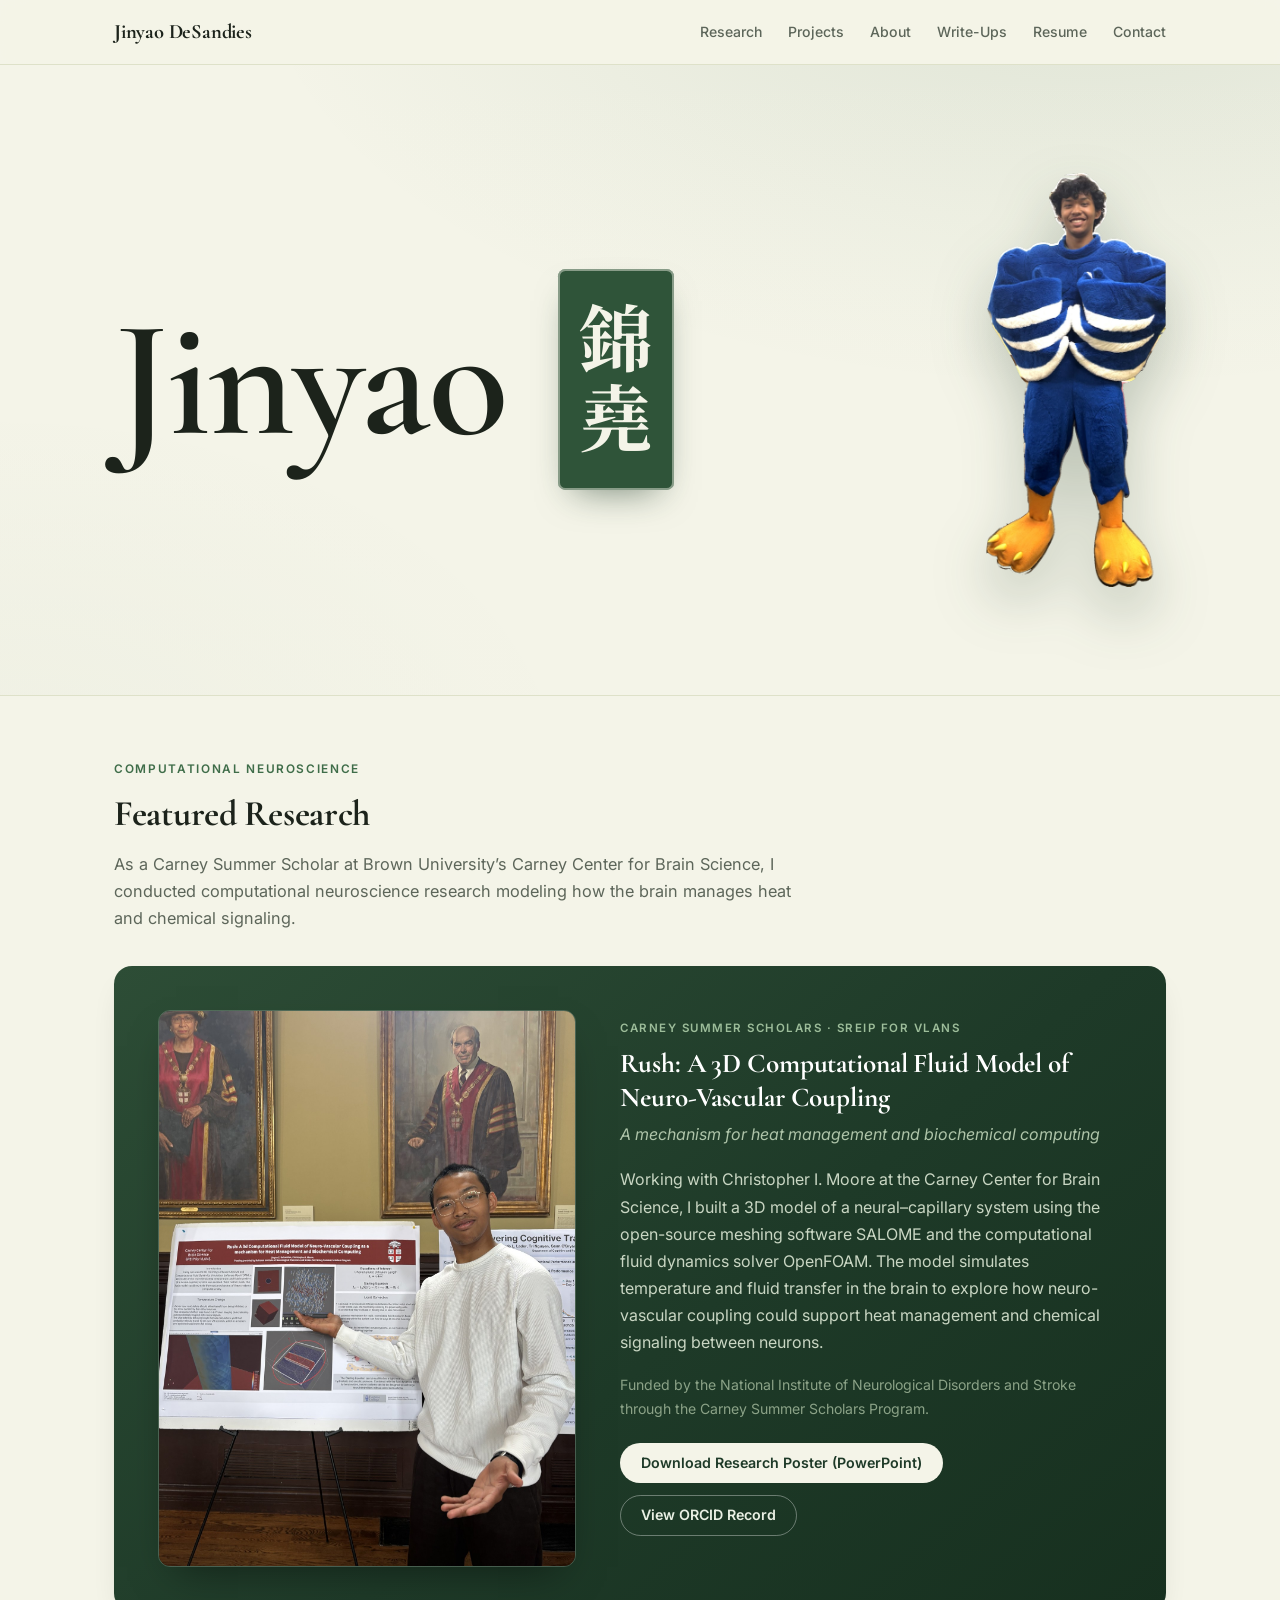
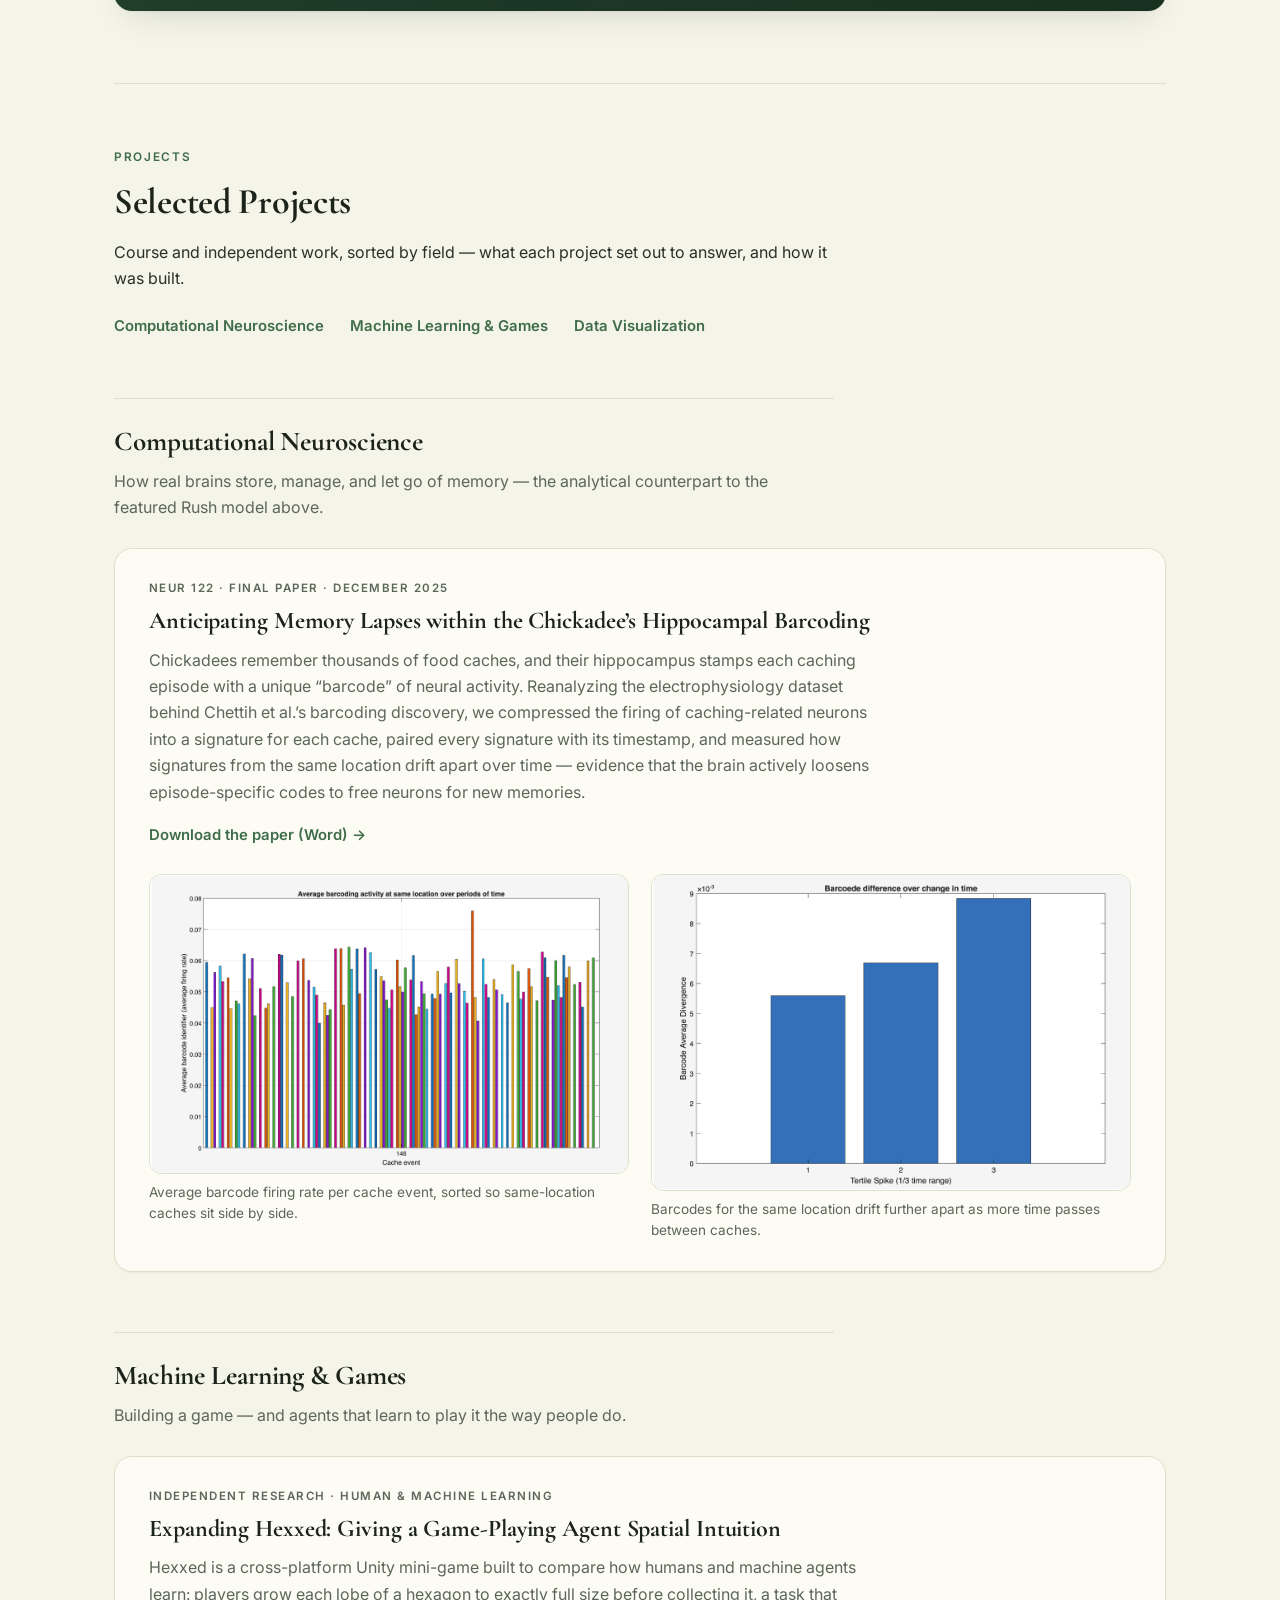
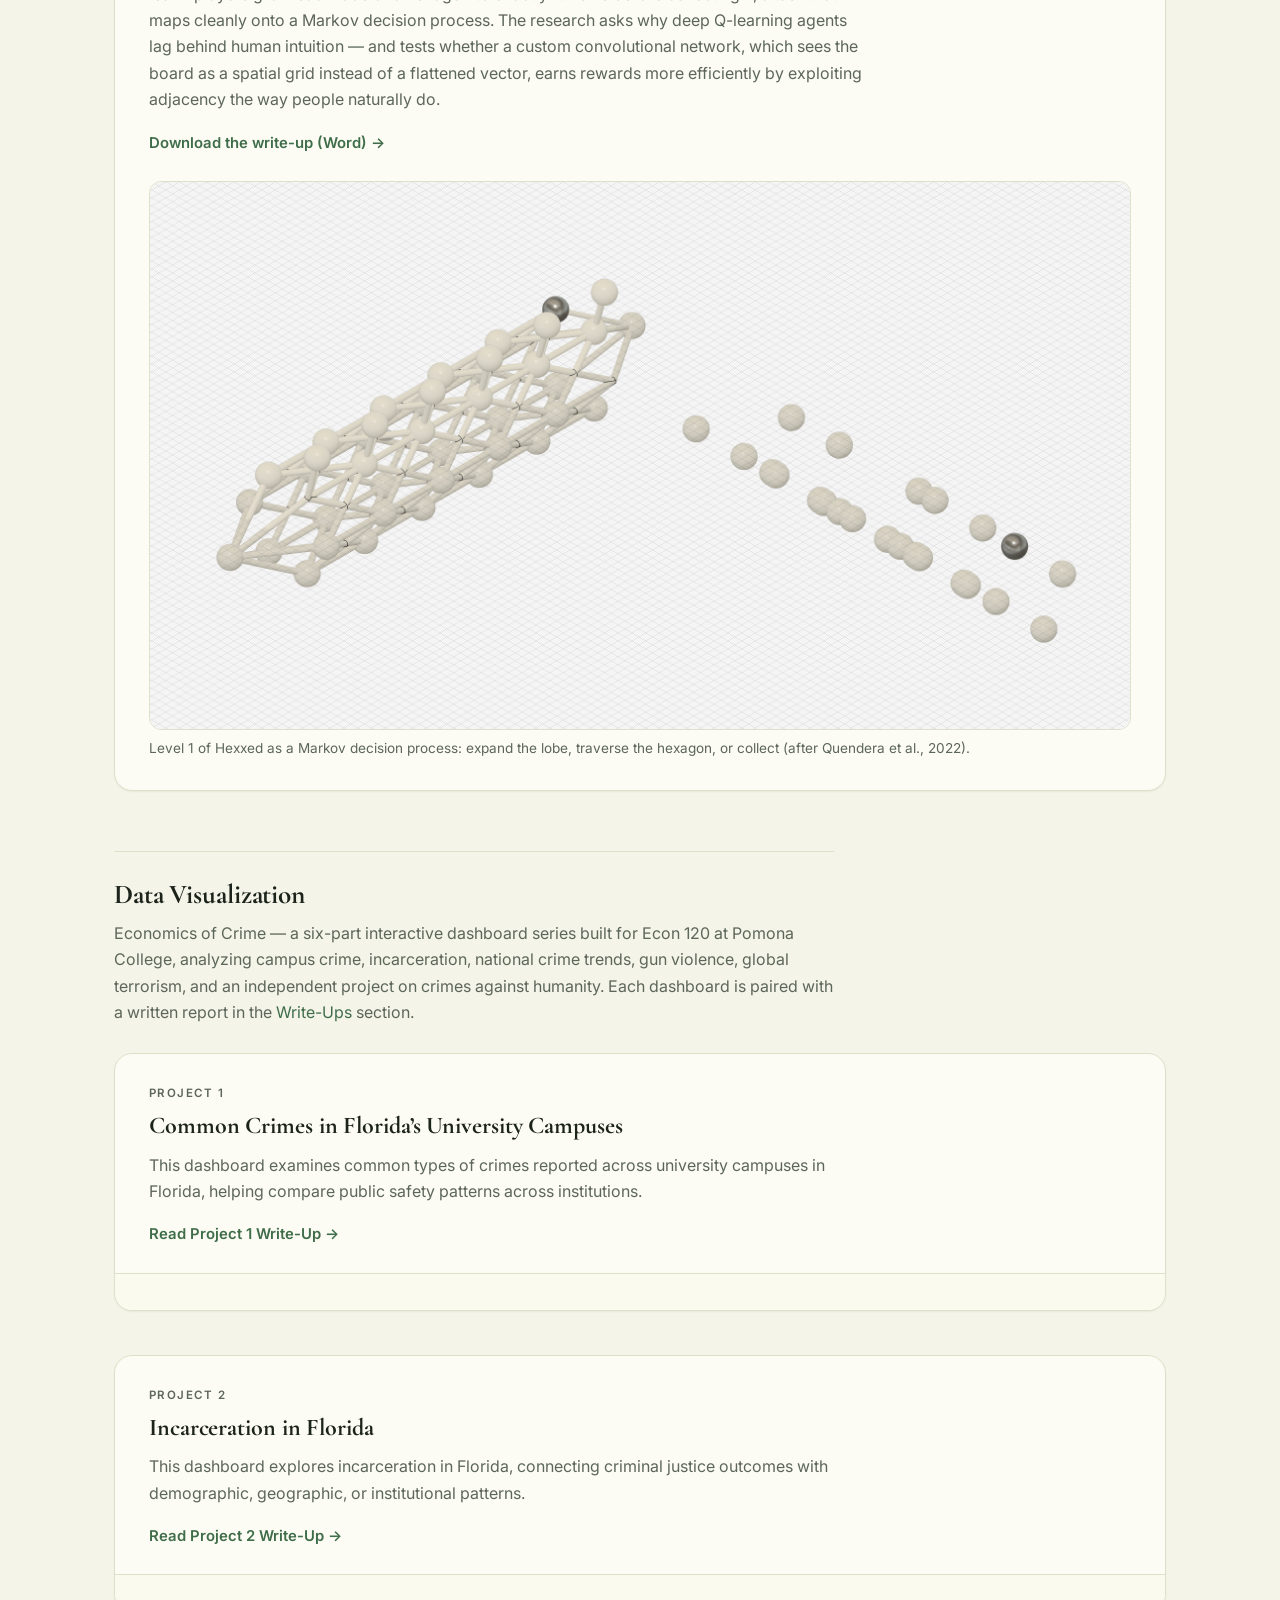
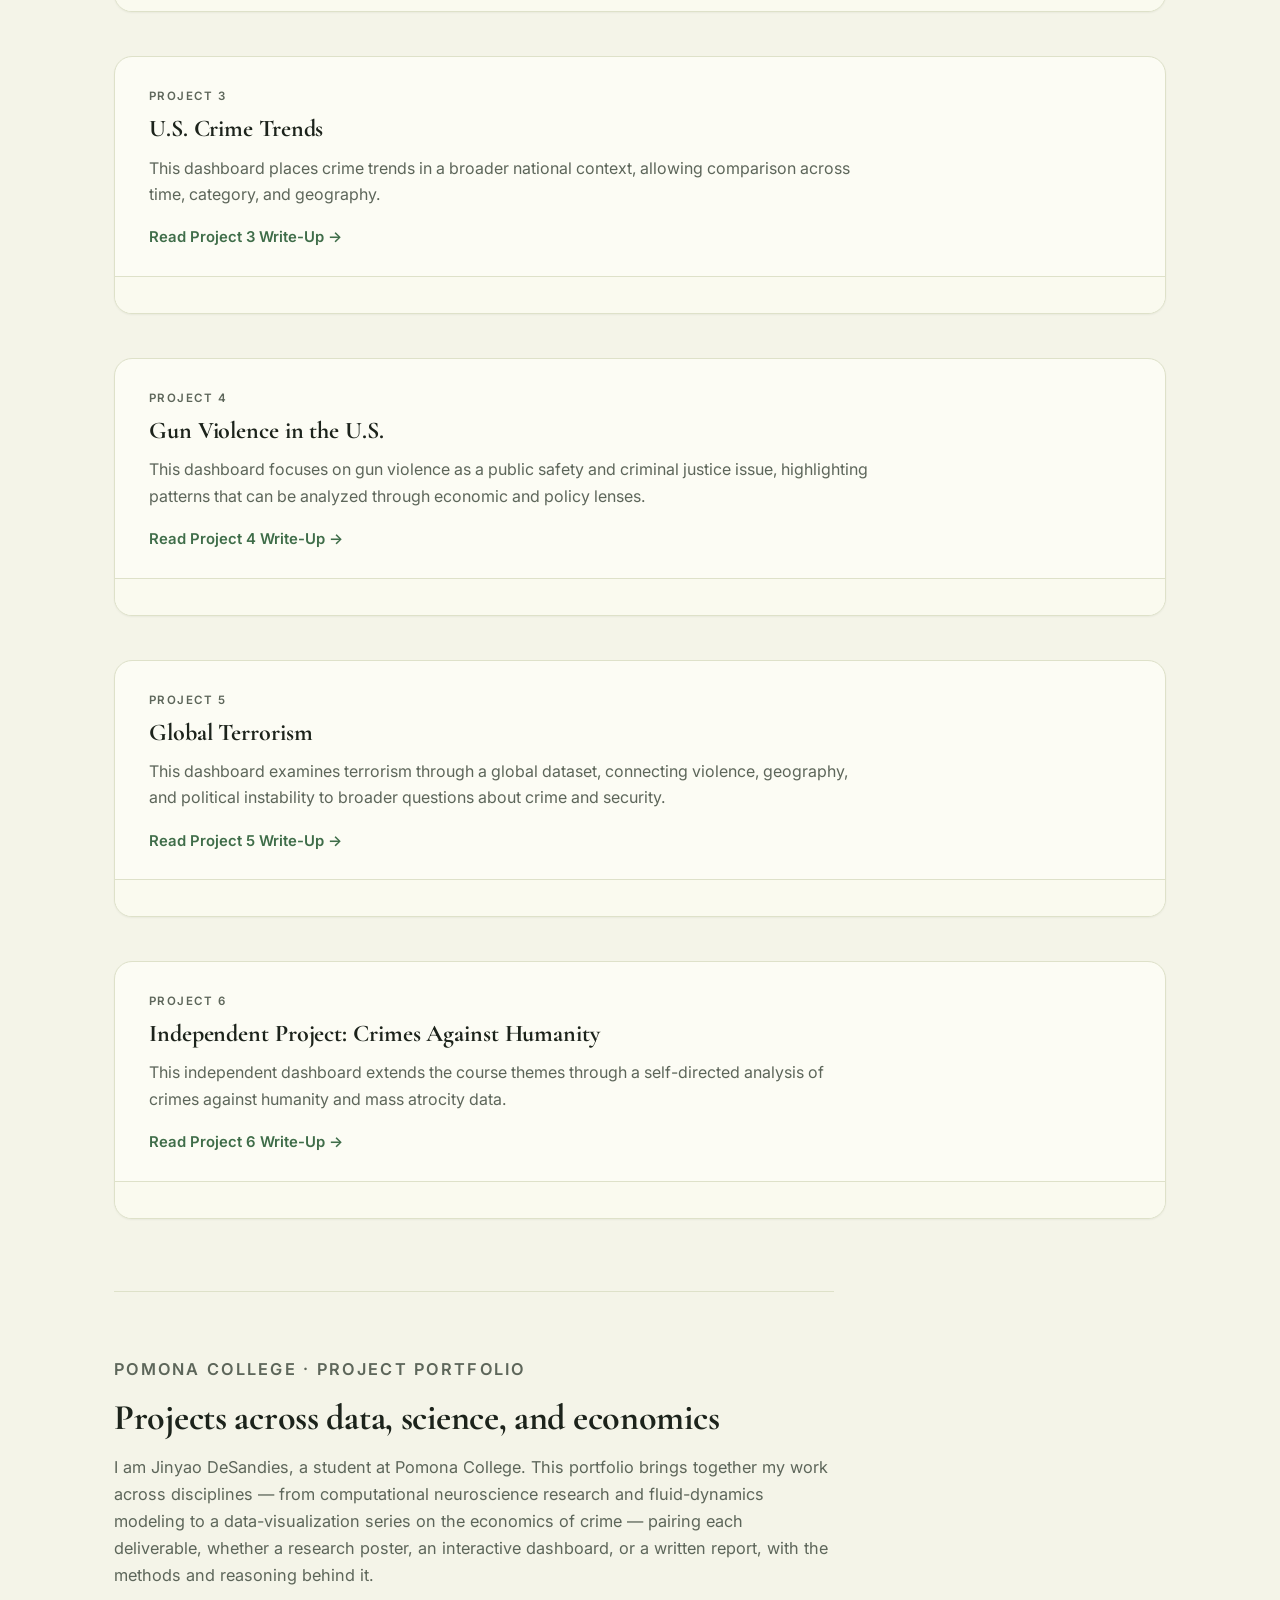
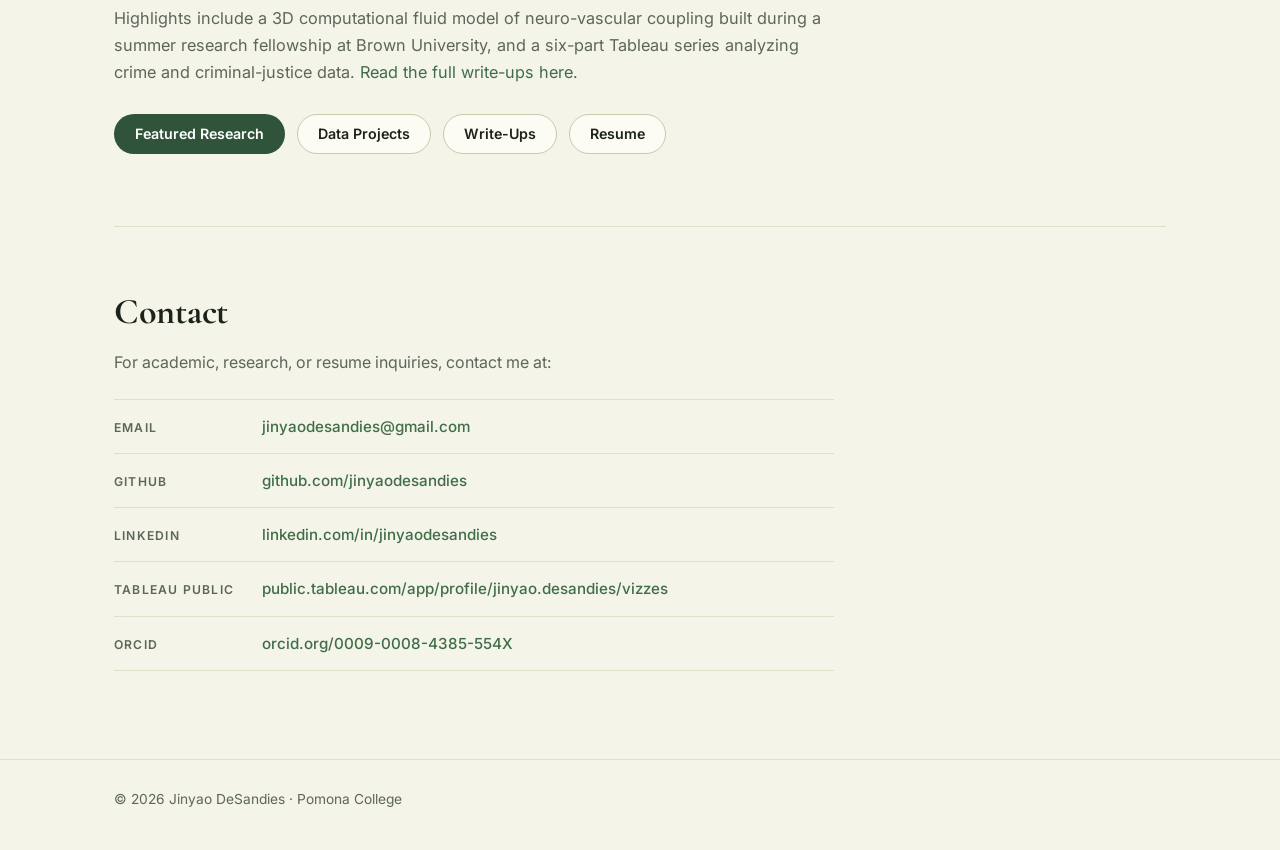
<file: index.html>
<!DOCTYPE html>
<html lang="en">
<head>
  <meta charset="UTF-8" />
  <meta name="viewport" content="width=device-width, initial-scale=1.0" />

  <title>Jinyao DeSandies | Project Portfolio</title>

  <link rel="preconnect" href="https://fonts.googleapis.com" />
  <link rel="preconnect" href="https://fonts.gstatic.com" crossorigin />
  <link
    href="https://fonts.googleapis.com/css2?family=Cormorant+Garamond:wght@500;600;700&family=Inter:wght@400;500;600;700&display=swap"
    rel="stylesheet"
  />
  <!-- Noto Serif TC, subset to the two traditional characters of the seal: 錦堯 -->
  <link
    href="https://fonts.googleapis.com/css2?family=Noto+Serif+TC:wght@700&text=%E9%8C%A6%E5%A0%AF&display=swap"
    rel="stylesheet"
  />

  <link rel="stylesheet" href="styles.css" />

  <!-- Tableau Embedding API v3 -->
  <script type="module" src="https://public.tableau.com/javascripts/api/tableau.embedding.3.latest.min.js"></script>
</head>

<body>
  <div class="nav-bar">
    <nav class="nav">
      <a href="index.html" class="logo">Jinyao DeSandies</a>

      <div class="nav-links">
        <a href="#research">Research</a>
        <a href="#projects">Projects</a>
        <a href="#about">About</a>
        <a href="writeups.html">Write-Ups</a>
        <a href="resume.html">Resume</a>
        <a href="#contact">Contact</a>
      </div>
    </nav>
  </div>

  <header class="site-header">
    <!-- =====================================================
         EDIT HOMEPAGE HERO HERE
         The homepage opens with the name alone; the portfolio
         introduction lives in the About section further down.
    ===================================================== -->
    <section class="hero home-hero">
      <h1 class="hero-name">
        Jinyao
        <span class="hero-seal" lang="zh-Hant">錦堯</span>
      </h1>

      <div class="hero-portrait">
        <img
          src="assets/profile-cutout.png"
          alt="Jinyao DeSandies smiling in Cecil the Sagehen's blue mascot suit"
        />
      </div>
    </section>
  </header>

  <main>
    <!-- =====================================================
         EDIT RESEARCH SECTION HERE
         Featured neuro-vascular computational fluid research.
         1. section heading and intro
         2. poster presentation photo (assets/research-poster-presentation.jpg)
         3. research description
         4. downloadable poster (assets/rush-neurovascular-poster.pptx)
    ===================================================== -->
    <section id="research" class="research-section">
      <p class="eyebrow">Computational Neuroscience</p>
      <h2>Featured Research</h2>

      <p class="research-intro">
        As a Carney Summer Scholar at Brown University&rsquo;s Carney Center for Brain Science,
        I conducted computational neuroscience research modeling how the brain manages heat and
        chemical signaling.
      </p>

      <article class="research-card">
        <div class="research-media">
          <img
            src="assets/research-poster-presentation.jpg"
            alt="Jinyao DeSandies presenting the Rush neuro-vascular research poster at Brown University's Carney Center for Brain Science"
          />
        </div>

        <div class="research-copy">
          <p class="project-number">Carney Summer Scholars · SREIP for VLANS</p>

          <h3>Rush: A 3D Computational Fluid Model of Neuro-Vascular Coupling</h3>

          <p class="research-subtitle">
            A mechanism for heat management and biochemical computing
          </p>

          <p>
            Working with Christopher I. Moore at the Carney Center for Brain Science, I built a
            3D model of a neural&ndash;capillary system using the open-source meshing software SALOME
            and the computational fluid dynamics solver OpenFOAM. The model simulates temperature and
            fluid transfer in the brain to explore how neuro-vascular coupling could support heat
            management and chemical signaling between neurons.
          </p>

          <p class="research-meta">
            Funded by the National Institute of Neurological Disorders and Stroke through the
            Carney Summer Scholars Program.
          </p>

          <p class="research-links">
            <a class="button primary" href="assets/rush-neurovascular-poster.pptx" download>
              Download Research Poster (PowerPoint)
            </a>
            <a class="button secondary" href="https://orcid.org/0009-0008-4385-554X" target="_blank" rel="noopener noreferrer">
              View ORCID Record
            </a>
          </p>
        </div>
      </article>
    </section>

    <!-- =====================================================
         EDIT PROJECT COLLECTION HERE
         Projects are grouped into categories, each with an
         anchor id used by the category navigation below the
         section heading. Language tags (.tag-list) are hidden
         for now — see styles.css to reveal them.
    ===================================================== -->
    <section id="projects" class="project-collection">
      <div class="collection-intro">
        <p class="eyebrow">Projects</p>
        <h2>Selected Projects</h2>
        <p>
          Course and independent work, sorted by field — what each project set out to
          answer, and how it was built.
        </p>

        <nav class="category-nav" aria-label="Project categories">
          <a href="#proj-neuro">Computational Neuroscience</a>
          <a href="#proj-ml">Machine Learning &amp; Games</a>
          <a href="#proj-dataviz">Data Visualization</a>
        </nav>
      </div>

      <!-- =========================
           CATEGORY: Computational Neuroscience
      ========================= -->
      <div class="project-category" id="proj-neuro">
        <div class="category-head">
          <h3>Computational Neuroscience</h3>
          <p>
            How real brains store, manage, and let go of memory — the analytical
            counterpart to the featured Rush model above.
          </p>
        </div>

        <article class="project-card">
          <div class="project-copy">
            <p class="project-number">NEUR 122 · Final Paper · December 2025</p>
            <h3>Anticipating Memory Lapses within the Chickadee&rsquo;s Hippocampal Barcoding</h3>
            <p>
              Chickadees remember thousands of food caches, and their hippocampus stamps each
              caching episode with a unique &ldquo;barcode&rdquo; of neural activity. Reanalyzing
              the electrophysiology dataset behind Chettih et al.&rsquo;s barcoding discovery, we
              compressed the firing of caching-related neurons into a signature for each cache,
              paired every signature with its timestamp, and measured how signatures from the same
              location drift apart over time &mdash; evidence that the brain actively loosens
              episode-specific codes to free neurons for new memories.
            </p>

            <ul class="tag-list">
              <li>MATLAB</li>
            </ul>

            <p>
              <a href="assets/chickadee-memory-lapses.docx" download>
                Download the paper (Word)
              </a>
            </p>
          </div>

          <div class="figure-strip">
            <figure>
              <img
                src="assets/spike-averaging.png"
                alt="Bar chart of average barcode firing rate for each cache event in one session"
              />
              <figcaption>
                Average barcode firing rate per cache event, sorted so same-location
                caches sit side by side.
              </figcaption>
            </figure>
            <figure>
              <img
                src="assets/barcode-difference.png"
                alt="Bar chart showing barcode divergence increasing across three time bins"
              />
              <figcaption>
                Barcodes for the same location drift further apart as more time passes
                between caches.
              </figcaption>
            </figure>
          </div>
        </article>
      </div>

      <!-- =========================
           CATEGORY: Machine Learning & Games
      ========================= -->
      <div class="project-category" id="proj-ml">
        <div class="category-head">
          <h3>Machine Learning &amp; Games</h3>
          <p>
            Building a game &mdash; and agents that learn to play it the way people do.
          </p>
        </div>

        <article class="project-card">
          <div class="project-copy">
            <p class="project-number">Independent Research · Human &amp; Machine Learning</p>
            <h3>Expanding Hexxed: Giving a Game-Playing Agent Spatial Intuition</h3>
            <p>
              Hexxed is a cross-platform Unity mini-game built to compare how humans and
              machine agents learn: players grow each lobe of a hexagon to exactly full
              size before collecting it, a task that maps cleanly onto a Markov decision
              process. The research asks why deep&nbsp;Q-learning agents lag behind human
              intuition &mdash; and tests whether a custom convolutional network, which sees
              the board as a spatial grid instead of a flattened vector, earns rewards more
              efficiently by exploiting adjacency the way people naturally do.
            </p>

            <ul class="tag-list">
              <li>C#</li>
              <li>Unity</li>
              <li>Python</li>
              <li>PyTorch</li>
              <li>Stable-Baselines3</li>
              <li>OpenAI Gym</li>
            </ul>

            <p>
              <a href="assets/expanding-hexxed.docx" download>
                Download the write-up (Word)
              </a>
            </p>
          </div>

          <div class="figure-strip">
            <figure>
              <img
                src="assets/hexxed-mdp.png"
                alt="3D ball-and-stick diagram of the Hexxed game's Markov decision process"
              />
              <figcaption>
                Level 1 of Hexxed as a Markov decision process: expand the lobe, traverse
                the hexagon, or collect (after Quendera et al., 2022).
              </figcaption>
            </figure>
          </div>
        </article>
      </div>

      <!-- =========================
           CATEGORY: Data Visualization
           The Economics of Crime Tableau dashboard series.
           Each project has:
           1. project number
           2. project title
           3. project description
           4. Tableau embed link
      ========================= -->
      <div class="project-category" id="proj-dataviz">
        <div class="category-head">
          <h3>Data Visualization</h3>
          <p>
            Economics of Crime &mdash; a six-part interactive dashboard series built for
            Econ 120 at Pomona College, analyzing campus crime, incarceration, national
            crime trends, gun violence, global terrorism, and an independent project on
            crimes against humanity. Each dashboard is paired with a written report in the
            <a href="writeups.html">Write-Ups</a> section.
          </p>

          <ul class="tag-list">
            <li>Tableau</li>
          </ul>
        </div>

        <div class="projects-section">
        <!-- =========================
             EDIT PROJECT 1 HERE
             Dashboard: Florida campus crime
        ========================= -->
        <article id="dashboard-1" class="project-card project-campus">
          <div class="project-copy">
            <p class="project-number">Project 1</p>
            <h3>Common Crimes in Florida’s University Campuses</h3>
            <p>
              This dashboard examines common types of crimes reported across university
              campuses in Florida, helping compare public safety patterns across institutions.
            </p>

            <p>
              <a href="writeups/project-1.html">
                Read Project 1 Write-Up
              </a>
            </p>
          </div>

          <div class="tableau-frame">
            <tableau-viz
              src="https://public.tableau.com/views/Project1CampusCrimeinFlorida/CommonCrimesinFloridasUniversityCampuses"
              toolbar="bottom"
              hide-tabs
              width="850"
              height="1127">
            </tableau-viz>
          </div>
        </article>

        <!-- =========================
             EDIT PROJECT 2 HERE
             Dashboard: Florida incarceration
        ========================= -->
        <article id="dashboard-2" class="project-card project-incarceration">
          <div class="project-copy">
            <p class="project-number">Project 2</p>
            <h3>Incarceration in Florida</h3>
            <p>
              This dashboard explores incarceration in Florida, connecting criminal justice
              outcomes with demographic, geographic, or institutional patterns.
            </p>

            <p>
              <a href="writeups/project-2.html">
                Read Project 2 Write-Up
              </a>
            </p>
          </div>

          <div class="tableau-frame">
            <tableau-viz
              src="https://public.tableau.com/views/Project2IncarcerationinFlorida/Dashboard"
              toolbar="bottom"
              hide-tabs
              width="850"
              height="1127">
            </tableau-viz>
          </div>
        </article>

        <!-- =========================
             EDIT PROJECT 3 HERE
             Dashboard: U.S. crime trends
        ========================= -->
        <article id="dashboard-3" class="project-card project-us-crime">
          <div class="project-copy">
            <p class="project-number">Project 3</p>
            <h3>U.S. Crime Trends</h3>
            <p>
              This dashboard places crime trends in a broader national context, allowing
              comparison across time, category, and geography.
            </p>

            <p>
              <a href="writeups/project-3.html">
                Read Project 3 Write-Up
              </a>
            </p>
          </div>

          <div class="tableau-frame">
            <tableau-viz
              src="https://public.tableau.com/views/USCrimeTrends_17733838628180/Dashboard1"
              toolbar="bottom"
              hide-tabs
              width="850"
              height="1127">
            </tableau-viz>
          </div>
        </article>

        <!-- =========================
             EDIT PROJECT 4 HERE
             Dashboard: Gun violence
        ========================= -->
        <article id="dashboard-4" class="project-card project-gun">
          <div class="project-copy">
            <p class="project-number">Project 4</p>
            <h3>Gun Violence in the U.S.</h3>
            <p>
              This dashboard focuses on gun violence as a public safety and criminal justice
              issue, highlighting patterns that can be analyzed through economic and policy lenses.
            </p>

            <p>
              <a href="writeups/project-4.html">
                Read Project 4 Write-Up
              </a>
            </p>
          </div>

          <div class="tableau-frame">
            <tableau-viz
              src="https://public.tableau.com/views/Project4_17745109672220/GunViolenceintheUS"
              toolbar="bottom"
              hide-tabs
              width="850"
              height="1127">
            </tableau-viz>
          </div>
        </article>

        <!-- =========================
             EDIT PROJECT 5 HERE
             Dashboard: Global terrorism
        ========================= -->
        <article id="dashboard-5" class="project-card project-terrorism">
          <div class="project-copy">
            <p class="project-number">Project 5</p>
            <h3>Global Terrorism</h3>
            <p>
              This dashboard examines terrorism through a global dataset, connecting violence,
              geography, and political instability to broader questions about crime and security.
            </p>

            <p>
              <a href="writeups/project-5.html">
                Read Project 5 Write-Up
              </a>
            </p>
          </div>

          <div class="tableau-frame">
            <tableau-viz
              src="https://public.tableau.com/views/Project5GlobalTerrorism_17757957591510/Dashboard1"
              toolbar="bottom"
              hide-tabs
              width="850"
              height="1127">
            </tableau-viz>
          </div>
        </article>

        <!-- =========================
             EDIT PROJECT 6 HERE
             Dashboard: Independent project
        ========================= -->
        <article id="dashboard-6" class="project-card project-independent">
          <div class="project-copy">
            <p class="project-number">Project 6</p>
            <h3>Independent Project: Crimes Against Humanity</h3>
            <p>
              This independent dashboard extends the course themes through a self-directed
              analysis of crimes against humanity and mass atrocity data.
            </p>

            <p>
              <a href="writeups/project-6.html">
                Read Project 6 Write-Up
              </a>
            </p>
          </div>

          <div class="tableau-frame">
            <tableau-viz
              src="https://public.tableau.com/views/IndependantProjectUpload/Dashboard1"
              toolbar="bottom"
              hide-tabs
              width="850"
              height="1127">
            </tableau-viz>
          </div>
        </article>
        </div>
      </div>
    </section>

    <!-- =====================================================
         EDIT ABOUT / PORTFOLIO INTRO HERE
         Personal introduction and pointers into the portfolio.
    ===================================================== -->
    <section id="about" class="about-section">
      <p class="eyebrow">Pomona College · Project Portfolio</p>

      <h2>Projects across data, science, and economics</h2>

      <p>
        I am Jinyao DeSandies, a student at Pomona College. This portfolio brings together
        my work across disciplines — from computational neuroscience research and fluid-dynamics
        modeling to a data-visualization series on the economics of crime — pairing each
        deliverable, whether a research poster, an interactive dashboard, or a written report,
        with the methods and reasoning behind it.
      </p>

      <p>
        Highlights include a 3D computational fluid model of neuro-vascular coupling built during
        a summer research fellowship at Brown University, and a six-part Tableau series analyzing
        crime and criminal-justice data. <a href="writeups.html">Read the full write-ups here.</a>
      </p>

      <div class="hero-buttons">
        <a href="#research" class="button primary">Featured Research</a>
        <a href="#projects" class="button secondary">Data Projects</a>
        <a href="writeups.html" class="button secondary">Write-Ups</a>
        <a href="resume.html" class="button secondary">Resume</a>
      </div>
    </section>

    <!-- =====================================================
         EDIT CONTACT INFO HERE
    ===================================================== -->
    <section id="contact" class="contact-section">
      <h2>Contact</h2>

      <p>
        For academic, research, or resume inquiries, contact me at:
      </p>

      <ul class="contact-list">
        <li>
          <span class="contact-label">Email</span>
          <a href="mailto:jinyaodesandies@gmail.com">jinyaodesandies@gmail.com</a>
        </li>

        <li>
          <span class="contact-label">GitHub</span>
          <a href="https://github.com/jinyaodesandies" target="_blank" rel="noopener noreferrer">
            github.com/jinyaodesandies
          </a>
        </li>

        <li>
          <span class="contact-label">LinkedIn</span>
          <a href="https://www.linkedin.com/in/jinyaodesandies/" target="_blank" rel="noopener noreferrer">
            linkedin.com/in/jinyaodesandies
          </a>
        </li>

        <li>
          <span class="contact-label">Tableau Public</span>
          <a href="https://public.tableau.com/app/profile/jinyao.desandies/vizzes" target="_blank" rel="noopener noreferrer">
            public.tableau.com/app/profile/jinyao.desandies/vizzes
          </a>
        </li>

        <li>
          <span class="contact-label">ORCID</span>
          <a href="https://orcid.org/0009-0008-4385-554X" target="_blank" rel="noopener noreferrer">
            orcid.org/0009-0008-4385-554X
          </a>
        </li>
      </ul>
    </section>
  </main>

  <footer class="footer">
    <p>© 2026 Jinyao DeSandies · Pomona College</p>
  </footer>
</body>
</html>
</file>
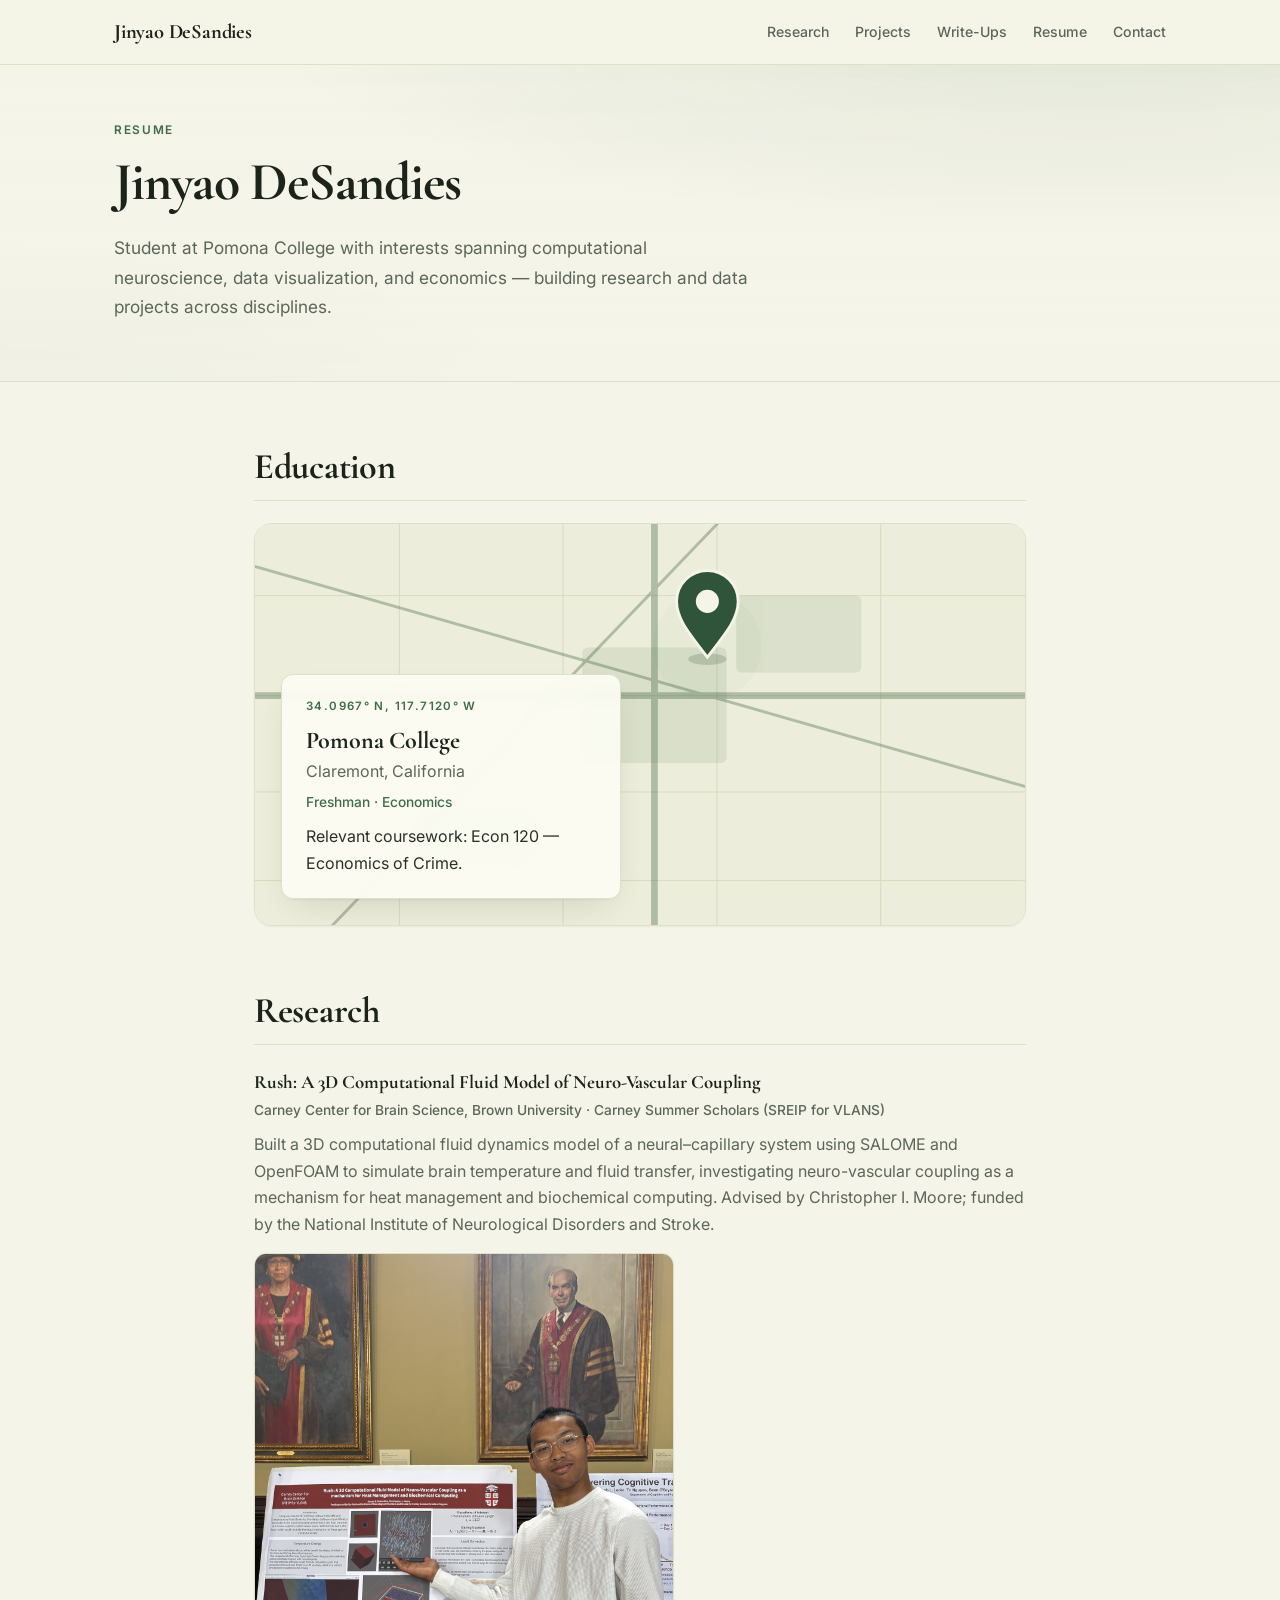
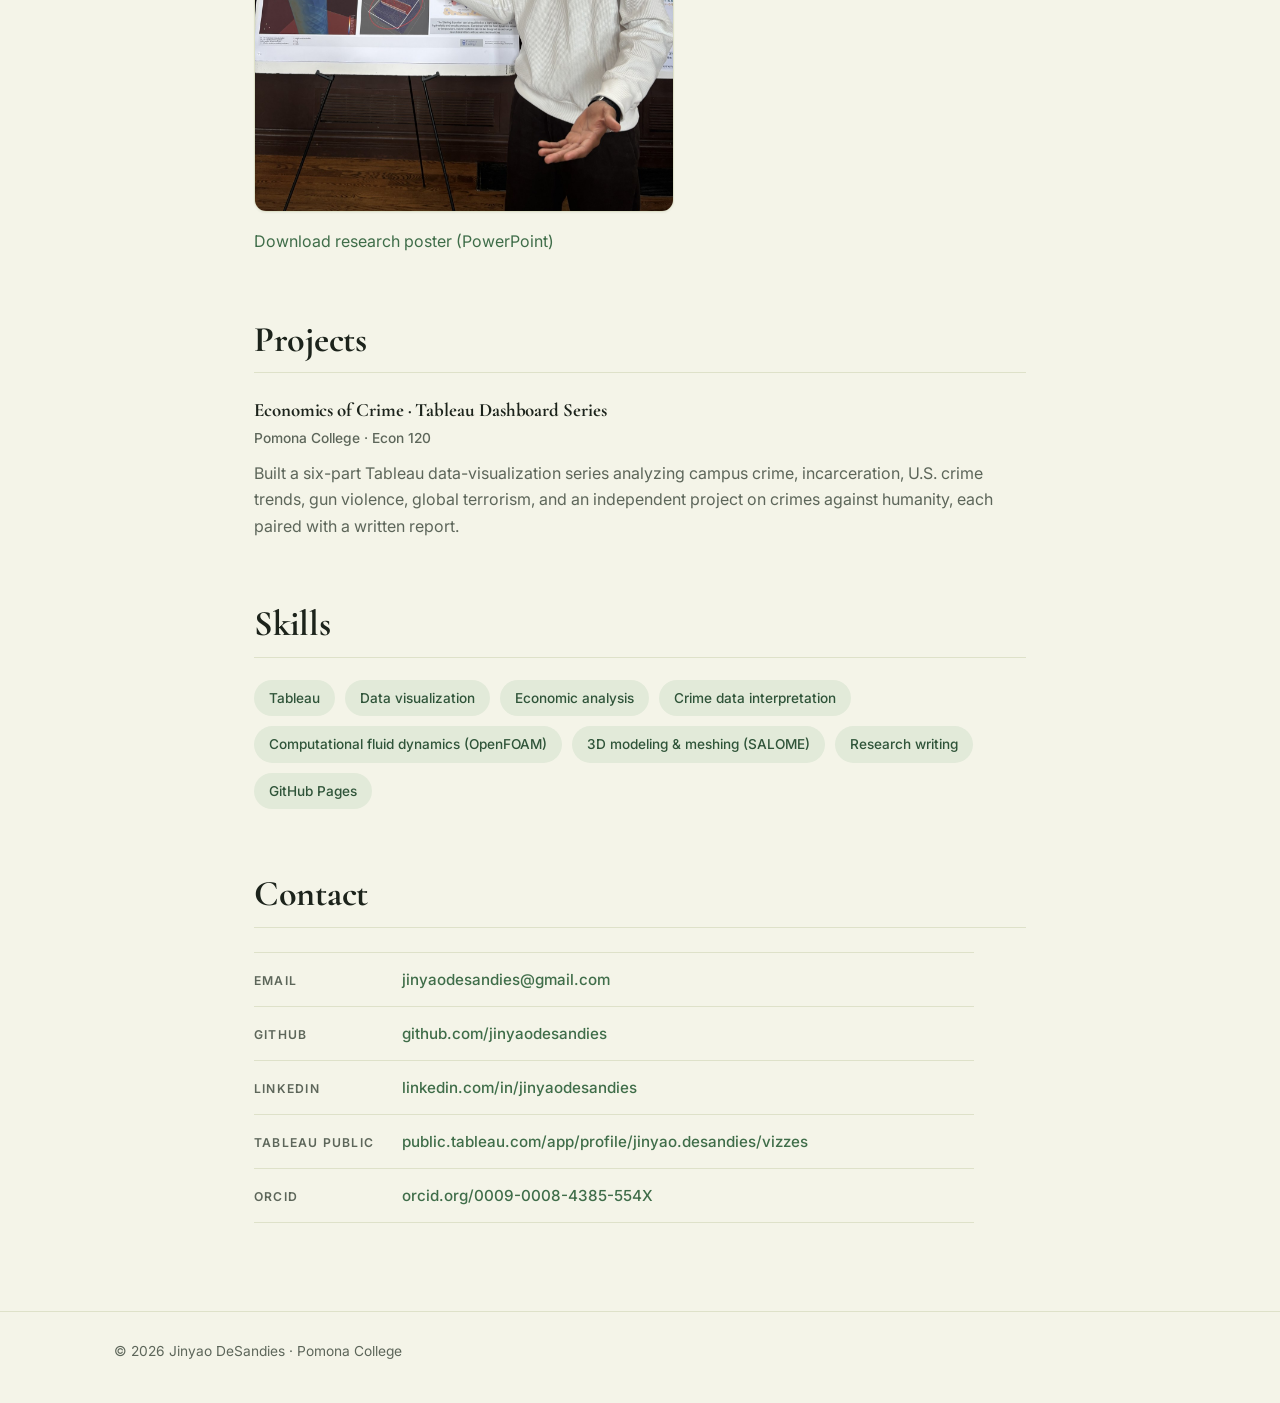
<file: resume.html>
<!DOCTYPE html>
<html lang="en">
<head>
  <meta charset="UTF-8" />
  <meta name="viewport" content="width=device-width, initial-scale=1.0" />

  <title>Resume | Jinyao DeSandies</title>

  <link rel="preconnect" href="https://fonts.googleapis.com" />
  <link rel="preconnect" href="https://fonts.gstatic.com" crossorigin />
  <link
    href="https://fonts.googleapis.com/css2?family=Cormorant+Garamond:wght@500;600;700&family=Inter:wght@400;500;600;700&display=swap"
    rel="stylesheet"
  />

  <link rel="stylesheet" href="styles.css" />
</head>

<body>
  <div class="nav-bar">
    <nav class="nav">
      <a href="index.html" class="logo">Jinyao DeSandies</a>

      <div class="nav-links">
        <a href="index.html#research">Research</a>
        <a href="index.html#projects">Projects</a>
        <a href="writeups.html">Write-Ups</a>
        <a href="resume.html">Resume</a>
        <a href="index.html#contact">Contact</a>
      </div>
    </nav>
  </div>

  <header class="site-header small-header">
    <!-- =====================================================
         EDIT RESUME HEADER HERE
         Change your short academic/professional summary.
    ===================================================== -->
    <section class="hero resume-hero">
      <p class="eyebrow">Resume</p>
      <h1>Jinyao DeSandies</h1>

      <p class="hero-text">
        Student at Pomona College with interests spanning computational neuroscience,
        data visualization, and economics — building research and data projects across
        disciplines.
      </p>
    </section>
  </header>

  <main class="resume-main">
    <!-- =====================================================
         EDIT EDUCATION HERE
         Education is presented as a location pinned on a
         stylized map. The map graphic is decorative (inline
         SVG); all real information lives in the .edu-card.
    ===================================================== -->
    <section class="resume-section">
      <h2>Education</h2>

      <div class="edu-map">
        <svg class="edu-map-canvas" viewBox="0 0 800 460" role="img"
             aria-label="Stylized map with a pin marking Pomona College in Claremont, California"
             preserveAspectRatio="xMidYMid slice">
          <!-- soft paper wash + faint parcels -->
          <rect width="800" height="460" fill="var(--surface-tint)" />
          <g stroke="var(--border-strong)" stroke-width="1" fill="none" opacity="0.55">
            <path d="M0 96 H800 M0 200 H800 M0 300 H800 M0 392 H800" />
            <path d="M150 0 V460 M320 0 V460 M480 0 V460 M650 0 V460" />
          </g>
          <!-- green space blocks (campus lawns) -->
          <g fill="var(--accent)" opacity="0.1">
            <rect x="340" y="150" width="150" height="120" rx="6" />
            <rect x="170" y="316" width="120" height="60" rx="6" />
            <rect x="500" y="96" width="130" height="80" rx="6" />
          </g>
          <!-- avenues, drawn thicker where they cross the campus -->
          <g fill="none" stroke="var(--accent-dark)" stroke-linecap="round" opacity="0.32">
            <path d="M0 200 H800" stroke-width="7" />
            <path d="M415 0 V460" stroke-width="7" />
            <path d="M-20 60 L820 300" stroke-width="3" />
            <path d="M60 460 L520 -20" stroke-width="3" />
          </g>
          <!-- pin: teardrop marker + pulsing halo, over the campus block -->
          <g transform="translate(470 148)">
            <ellipse cy="14" rx="20" ry="6" fill="var(--accent-deep)" opacity="0.18" />
            <circle r="34" fill="var(--accent)" opacity="0.16">
              <animate attributeName="r" values="26;60;26" dur="3.4s" repeatCount="indefinite" />
              <animate attributeName="opacity" values="0.24;0;0.24" dur="3.4s" repeatCount="indefinite" />
            </circle>
            <path d="M0 12 C-20 -14 -32 -28 -32 -46 A32 32 0 1 1 32 -46 C32 -28 20 -14 0 12 Z"
                  fill="var(--accent-dark)" stroke="var(--bg)" stroke-width="3" />
            <circle cy="-46" r="12" fill="var(--bg)" />
          </g>
        </svg>

        <div class="edu-card">
          <p class="edu-coords">34.0967&deg; N, 117.7120&deg; W</p>
          <h3>Pomona College</h3>
          <p class="edu-place">Claremont, California</p>
          <p class="resume-meta">Freshman · Economics</p>
          <p>Relevant coursework: Econ 120 — Economics of Crime.</p>
        </div>
      </div>
    </section>

    <!-- =====================================================
         EDIT RESEARCH HERE
         Featured neuro-vascular computational fluid research.
    ===================================================== -->
    <section class="resume-section">
      <h2>Research</h2>

      <div class="resume-item">
        <h3>Rush: A 3D Computational Fluid Model of Neuro-Vascular Coupling</h3>
        <p class="resume-meta">
          Carney Center for Brain Science, Brown University · Carney Summer Scholars (SREIP for VLANS)
        </p>
        <p>
          Built a 3D computational fluid dynamics model of a neural&ndash;capillary system using
          SALOME and OpenFOAM to simulate brain temperature and fluid transfer, investigating
          neuro-vascular coupling as a mechanism for heat management and biochemical computing.
          Advised by Christopher I. Moore; funded by the National Institute of Neurological
          Disorders and Stroke.
        </p>

        <p class="research-resume-media">
          <img
            src="assets/research-poster-presentation.jpg"
            alt="Jinyao DeSandies presenting the Rush neuro-vascular research poster"
          />
        </p>

        <p>
          <a href="assets/rush-neurovascular-poster.pptx" download>
            Download research poster (PowerPoint)
          </a>
        </p>
      </div>
    </section>

    <!-- =====================================================
         EDIT PROJECTS HERE
    ===================================================== -->
    <section class="resume-section">
      <h2>Projects</h2>

      <div class="resume-item">
        <h3>Economics of Crime · Tableau Dashboard Series</h3>
        <p class="resume-meta">Pomona College · Econ 120</p>
        <p>
          Built a six-part Tableau data-visualization series analyzing campus crime,
          incarceration, U.S. crime trends, gun violence, global terrorism, and an
          independent project on crimes against humanity, each paired with a written report.
        </p>
      </div>
    </section>

    <!-- =====================================================
         EDIT SKILLS HERE
         Add or remove skills inside the list.
    ===================================================== -->
    <section class="resume-section">
      <h2>Skills</h2>

      <ul class="skill-list">
        <li>Tableau</li>
        <li>Data visualization</li>
        <li>Economic analysis</li>
        <li>Crime data interpretation</li>
        <li>Computational fluid dynamics (OpenFOAM)</li>
        <li>3D modeling &amp; meshing (SALOME)</li>
        <li>Research writing</li>
        <li>GitHub Pages</li>
      </ul>
    </section>

    <!-- =====================================================
         EDIT EXPERIENCE HERE
         Replace the example item below with your own experience.
    ===================================================== 
    <section class="resume-section">
      <h2>Experience</h2>

      <div class="resume-item">
        <h3>Add Position or Activity Here</h3>
        <p class="resume-meta">Organization · Dates</p>
        <p>
          Add a short description of your role, responsibilities, and results.
          Focus on leadership, analysis, research, writing, or technical work.
        </p>
      </div>
    </section>

    =====================================================
         EDIT CONTACT INFO HERE
    ===================================================== -->
    <section class="resume-section">
      <h2>Contact</h2>

      <ul class="contact-list">
        <li>
          <span class="contact-label">Email</span>
          <a href="mailto:jinyaodesandies@gmail.com">jinyaodesandies@gmail.com</a>
        </li>

        <li>
          <span class="contact-label">GitHub</span>
          <a href="https://github.com/jinyaodesandies" target="_blank" rel="noopener noreferrer">
            github.com/jinyaodesandies
          </a>
        </li>

        <li>
          <span class="contact-label">LinkedIn</span>
          <a href="https://www.linkedin.com/in/jinyaodesandies/" target="_blank" rel="noopener noreferrer">
            linkedin.com/in/jinyaodesandies
          </a>
        </li>

        <li>
          <span class="contact-label">Tableau Public</span>
          <a href="https://public.tableau.com/app/profile/jinyao.desandies/vizzes" target="_blank" rel="noopener noreferrer">
            public.tableau.com/app/profile/jinyao.desandies/vizzes
          </a>
        </li>

        <li>
          <span class="contact-label">ORCID</span>
          <a href="https://orcid.org/0009-0008-4385-554X" target="_blank" rel="noopener noreferrer">
            orcid.org/0009-0008-4385-554X
          </a>
        </li>
      </ul>
    </section>
  </main>

  <footer class="footer">
    <p>© 2026 Jinyao DeSandies · Pomona College</p>
  </footer>
</body>
</html>
</file>
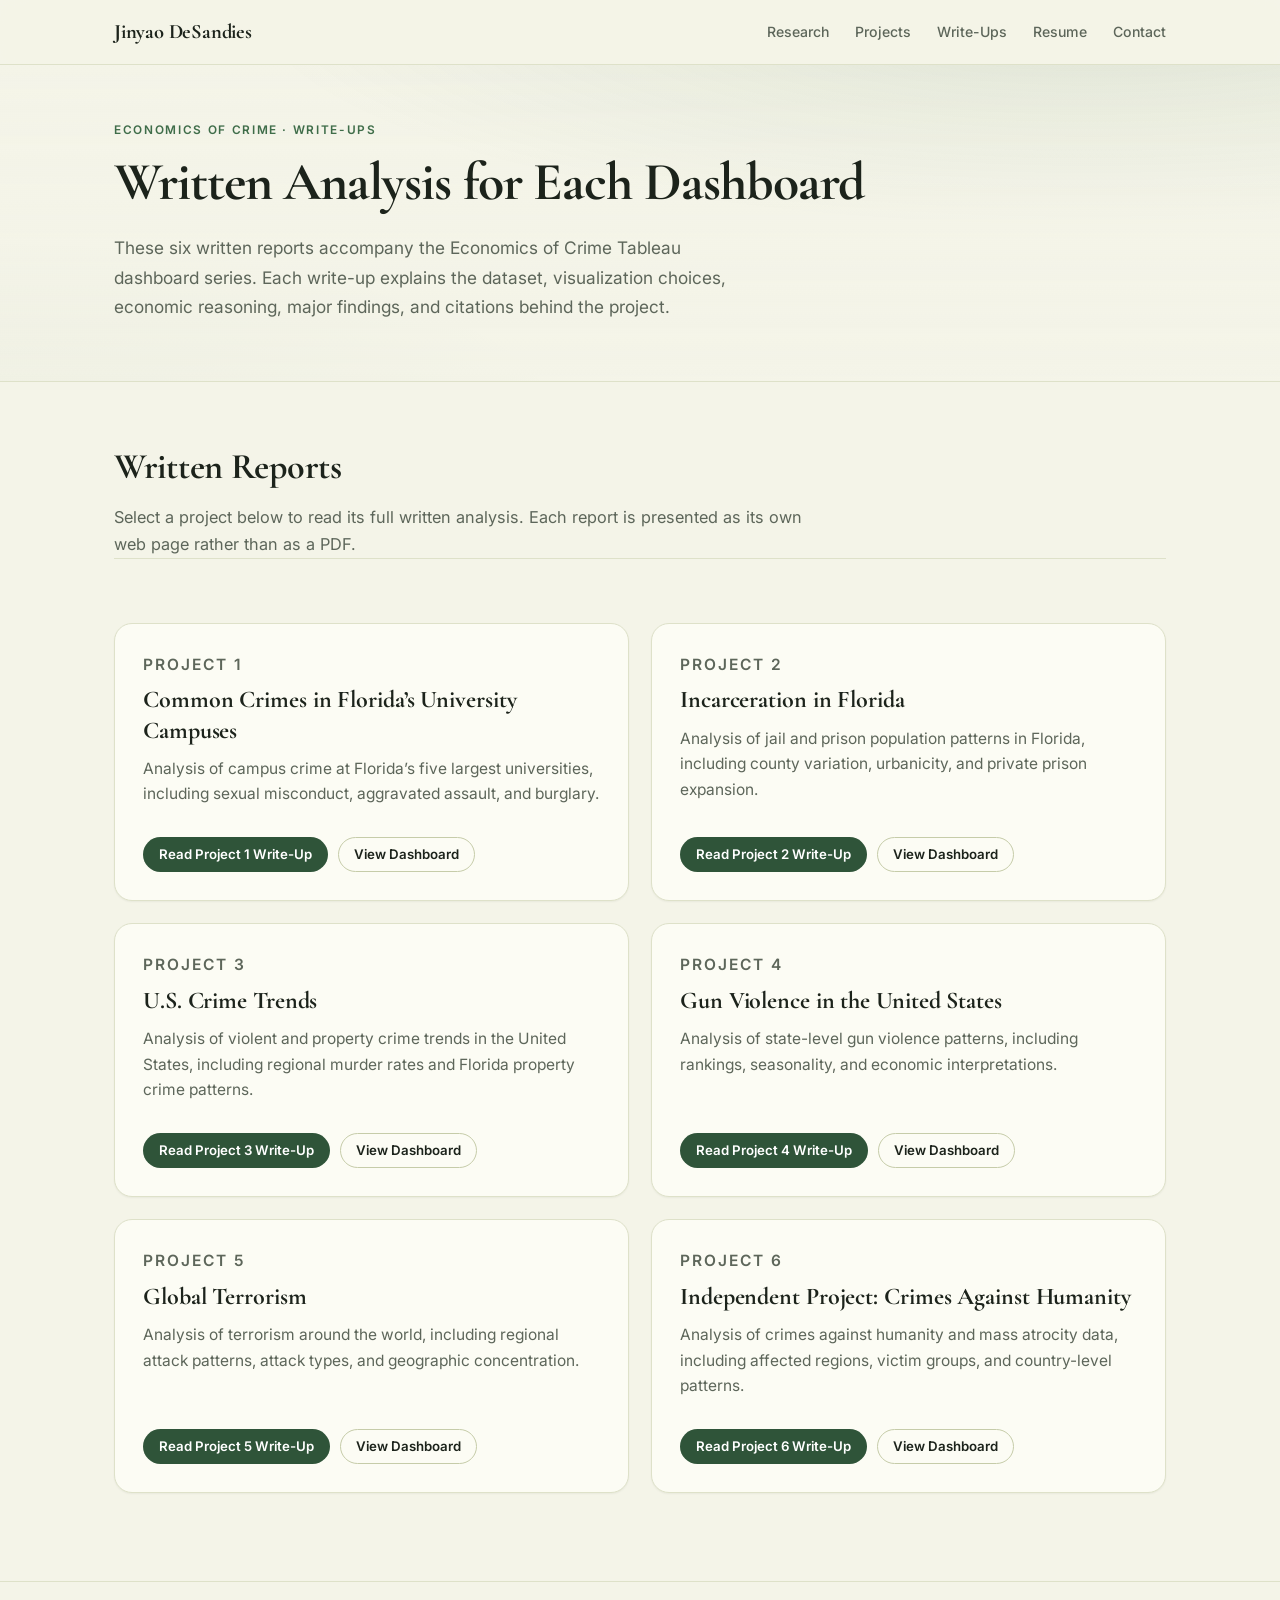
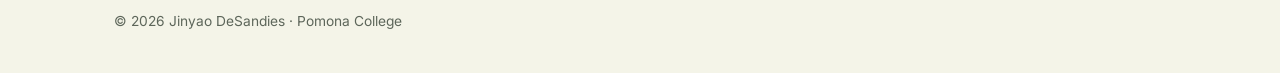
<file: writeups.html>
<!DOCTYPE html>
<html lang="en">
<head>
  <meta charset="UTF-8" />
  <meta name="viewport" content="width=device-width, initial-scale=1.0" />

  <title>Write-Ups | Jinyao DeSandies</title>

  <link rel="preconnect" href="https://fonts.googleapis.com" />
  <link rel="preconnect" href="https://fonts.gstatic.com" crossorigin />
  <link
    href="https://fonts.googleapis.com/css2?family=Cormorant+Garamond:wght@500;600;700&family=Inter:wght@400;500;600;700&display=swap"
    rel="stylesheet"
  />

  <link rel="stylesheet" href="styles.css" />
</head>

<body>
  <div class="nav-bar">
    <nav class="nav">
      <a href="index.html" class="logo">Jinyao DeSandies</a>

      <div class="nav-links">
        <a href="index.html#research">Research</a>
        <a href="index.html#projects">Projects</a>
        <a href="writeups.html">Write-Ups</a>
        <a href="resume.html">Resume</a>
        <a href="index.html#contact">Contact</a>
      </div>
    </nav>
  </div>

  <header class="site-header small-header">
    <section class="hero resume-hero">
      <p class="eyebrow">Economics of Crime · Write-Ups</p>

      <h1>Written Analysis for Each Dashboard</h1>

      <p class="hero-text">
        These six written reports accompany the Economics of Crime Tableau dashboard series.
        Each write-up explains the dataset, visualization choices, economic reasoning, major
        findings, and citations behind the project.
      </p>
    </section>
  </header>

  <main>
    <section class="intro-section">
      <h2>Written Reports</h2>

      <p>
        Select a project below to read its full written analysis.
        Each report is presented as its own web page rather than as a PDF.
      </p>
    </section>

    <section class="writeups-section">

      <!-- PROJECT 1 -->
      <article class="writeup-card project-campus">
        <div class="writeup-copy">
          <p class="project-number">Project 1</p>
          <h3>Common Crimes in Florida’s University Campuses</h3>

          <p>
            Analysis of campus crime at Florida’s five largest universities,
            including sexual misconduct, aggravated assault, and burglary.
          </p>

          <div class="writeup-buttons">
            <a class="button primary" href="writeups/project-1.html">
              Read Project 1 Write-Up
            </a>

            <a class="button secondary" href="index.html#dashboard-1">
              View Dashboard
            </a>
          </div>
        </div>
      </article>

      <!-- PROJECT 2 -->
      <article class="writeup-card project-incarceration">
        <div class="writeup-copy">
          <p class="project-number">Project 2</p>
          <h3>Incarceration in Florida</h3>

          <p>
            Analysis of jail and prison population patterns in Florida,
            including county variation, urbanicity, and private prison expansion.
          </p>

          <div class="writeup-buttons">
            <a class="button primary" href="writeups/project-2.html">
              Read Project 2 Write-Up
            </a>

            <a class="button secondary" href="index.html#dashboard-2">
              View Dashboard
            </a>
          </div>
        </div>
      </article>

      <!-- PROJECT 3 -->
      <article class="writeup-card project-us-crime">
        <div class="writeup-copy">
          <p class="project-number">Project 3</p>
          <h3>U.S. Crime Trends</h3>

          <p>
            Analysis of violent and property crime trends in the United States,
            including regional murder rates and Florida property crime patterns.
          </p>

          <div class="writeup-buttons">
            <a class="button primary" href="writeups/project-3.html">
              Read Project 3 Write-Up
            </a>

            <a class="button secondary" href="index.html#dashboard-3">
              View Dashboard
            </a>
          </div>
        </div>
      </article>

      <!-- PROJECT 4 -->
      <article class="writeup-card project-gun">
        <div class="writeup-copy">
          <p class="project-number">Project 4</p>
          <h3>Gun Violence in the United States</h3>

          <p>
            Analysis of state-level gun violence patterns,
            including rankings, seasonality, and economic interpretations.
          </p>

          <div class="writeup-buttons">
            <a class="button primary" href="writeups/project-4.html">
              Read Project 4 Write-Up
            </a>

            <a class="button secondary" href="index.html#dashboard-4">
              View Dashboard
            </a>
          </div>
        </div>
      </article>

      <!-- PROJECT 5 -->
      <article class="writeup-card project-terrorism">
        <div class="writeup-copy">
          <p class="project-number">Project 5</p>
          <h3>Global Terrorism</h3>

          <p>
            Analysis of terrorism around the world,
            including regional attack patterns, attack types, and geographic concentration.
          </p>

          <div class="writeup-buttons">
            <a class="button primary" href="writeups/project-5.html">
              Read Project 5 Write-Up
            </a>

            <a class="button secondary" href="index.html#dashboard-5">
              View Dashboard
            </a>
          </div>
        </div>
      </article>

      <!-- PROJECT 6 -->
      <article class="writeup-card project-independent">
        <div class="writeup-copy">
          <p class="project-number">Project 6</p>
          <h3>Independent Project: Crimes Against Humanity</h3>

          <p>
            Analysis of crimes against humanity and mass atrocity data,
            including affected regions, victim groups, and country-level patterns.
          </p>

          <div class="writeup-buttons">
            <a class="button primary" href="writeups/project-6.html">
              Read Project 6 Write-Up
            </a>

            <a class="button secondary" href="index.html#dashboard-6">
              View Dashboard
            </a>
          </div>
        </div>
      </article>

    </section>
  </main>

  <footer class="footer">
    <p>© 2026 Jinyao DeSandies · Pomona College</p>
  </footer>
</body>
</html>
</file>
<file: styles.css>
/* =========================================================
   DESIGN TOKENS
   One place to tune the whole site: color, type, spacing.
   Style: bamboo paper + green-black ink, bamboo-leaf accent.
========================================================= */

:root {
  /* Color */
  --bg: #f4f4e8;
  --surface: #fcfcf4;
  --surface-tint: #ecedda;
  --ink: #2a3028;
  --heading: #1c231b;
  --muted: #5d665a;
  --accent: #3f6d49;
  --accent-dark: #2f5439;
  --accent-deep: #1e3a28;
  --accent-tint: #e2ead9;
  --border: #dee1c9;
  --border-strong: #c6cca9;

  /* Type */
  --font-display: "Cormorant Garamond", Georgia, "Times New Roman", serif;
  --font-sans: "Inter", -apple-system, BlinkMacSystemFont, "Segoe UI",
    Helvetica, Arial, sans-serif;
  --font-prose: Charter, Georgia, "Times New Roman", serif;

  /* Effects */
  --shadow-sm: 0 1px 2px rgba(28, 35, 27, 0.05);
  --shadow-md: 0 1px 2px rgba(28, 35, 27, 0.05),
    0 14px 34px -14px rgba(28, 35, 27, 0.16);
  --radius: 12px;
  --radius-lg: 18px;

  /* Layout */
  --container: 1100px;
}

/* =========================================================
   BASE
========================================================= */

* {
  box-sizing: border-box;
}

html {
  scroll-behavior: smooth;
  scroll-padding-top: 84px; /* keep anchors clear of the sticky nav */
  -webkit-text-size-adjust: 100%;
}

body {
  margin: 0;
  font-family: var(--font-sans);
  font-size: 1rem;
  background: var(--bg);
  color: var(--ink);
  line-height: 1.65;
  overflow-x: clip;
}

::selection {
  background: var(--accent-tint);
  color: var(--accent-deep);
}

a {
  color: var(--accent);
  text-decoration: none;
}

a:hover {
  color: var(--accent-dark);
  text-decoration: underline;
  text-underline-offset: 3px;
}

:focus-visible {
  outline: 2px solid var(--accent);
  outline-offset: 3px;
  border-radius: 2px;
}

img {
  max-width: 100%;
}

/* =========================================================
   TYPE SCALE
========================================================= */

h1,
h2,
h3 {
  font-family: var(--font-display);
  color: var(--heading);
  font-weight: 700;
}

h1 {
  margin: 0;
  font-size: clamp(2.1rem, 3.7vw, 2.9rem);
  line-height: 1.1;
  letter-spacing: -0.01em;
}

h2 {
  margin: 0 0 16px;
  font-size: clamp(1.75rem, 2.9vw, 2.25rem);
  line-height: 1.16;
  letter-spacing: -0.008em;
}

h3 {
  margin: 0 0 10px;
  font-size: 1.5rem;
  line-height: 1.26;
  letter-spacing: -0.004em;
}

p {
  margin: 0 0 16px;
}

.eyebrow {
  margin: 0 0 14px;
  color: var(--accent);
  font-family: var(--font-sans);
  text-transform: uppercase;
  letter-spacing: 0.14em;
  font-size: 0.74rem;
  font-weight: 600;
}

/* =========================================================
   STICKY NAVIGATION
========================================================= */

.nav-bar {
  position: sticky;
  top: 0;
  z-index: 50;
  background: rgba(244, 244, 232, 0.85);
  -webkit-backdrop-filter: blur(12px) saturate(1.5);
  backdrop-filter: blur(12px) saturate(1.5);
  border-bottom: 1px solid var(--border);
}

.nav {
  max-width: var(--container);
  margin: 0 auto;
  padding: 15px 24px;
  display: flex;
  align-items: center;
  justify-content: space-between;
  gap: 18px;
}

.logo {
  font-family: var(--font-display);
  font-weight: 700;
  font-size: 1.28rem;
  color: var(--heading);
  letter-spacing: -0.01em;
  white-space: nowrap;
}

.logo:hover {
  color: var(--accent-dark);
  text-decoration: none;
}

.nav-links {
  display: flex;
  gap: 26px;
  font-size: 0.88rem;
  font-weight: 500;
}

.nav-links a {
  color: var(--muted);
  transition: color 0.15s ease;
}

.nav-links a:hover {
  color: var(--heading);
  text-decoration: none;
}

/* =========================================================
   HEADER + HERO
========================================================= */

.site-header {
  background: linear-gradient(
      to bottom,
      rgba(244, 244, 232, 0),
      rgba(244, 244, 232, 0.6)
    ),
    radial-gradient(
      120% 130% at 85% -20%,
      rgba(63, 109, 73, 0.12),
      transparent 55%
    ),
    radial-gradient(
      90% 120% at 0% 115%,
      rgba(63, 109, 73, 0.07),
      transparent 50%
    );
  border-bottom: 1px solid var(--border);
}

/* Homepage hero: the name alone on bamboo paper.
   Selectors carry extra specificity so the generic .hero and
   .hero h1 rules below cannot override the name treatment. */
.hero.home-hero {
  padding: clamp(72px, 12vh, 130px) 24px;
  display: flex;
  align-items: center;
  justify-content: space-between;
  gap: 40px;
}

.hero-portrait {
  flex-shrink: 0;
}

.hero-portrait img {
  display: block;
  height: clamp(300px, 46vh, 470px);
  width: auto;
  filter: drop-shadow(0 26px 28px rgba(30, 58, 40, 0.25));
}

.hero h1.hero-name {
  display: flex;
  align-items: center;
  gap: clamp(24px, 4.5vw, 52px);
  max-width: none;
  font-size: clamp(3.8rem, 13vw, 10.5rem);
  line-height: 1;
  letter-spacing: -0.015em;
  font-weight: 600;
}

/* 錦堯 set as a seal stamp: vertical traditional characters, bamboo green */
.hero-seal {
  writing-mode: vertical-rl;
  font-family: "Noto Serif TC", var(--font-display), serif;
  font-weight: 700;
  font-size: 0.44em;
  line-height: 1.06;
  letter-spacing: 0.09em;
  color: var(--bg);
  background: var(--accent-dark);
  padding: 0.42em 0.26em;
  border-radius: 0.1em;
  box-shadow: inset 0 0 0 2px rgba(244, 244, 232, 0.45),
    0 16px 36px -16px rgba(30, 58, 40, 0.6);
}

.hero {
  max-width: var(--container);
  margin: 0 auto;
  padding: 72px 24px 76px;
}

.resume-hero {
  padding: 56px 24px 60px;
}

.hero h1 {
  max-width: 760px;
  font-size: clamp(2.2rem, 4.6vw, 3.35rem);
  line-height: 1.06;
  letter-spacing: -0.02em;
}

.hero-text {
  max-width: 640px;
  margin: 22px 0 0;
  color: var(--muted);
  font-size: 1.08rem;
  line-height: 1.7;
}

.hero-buttons {
  margin-top: 32px;
  display: flex;
  gap: 12px;
  flex-wrap: wrap;
}

/* =========================================================
   BUTTONS
========================================================= */

.button {
  display: inline-flex;
  align-items: center;
  padding: 10px 20px;
  border-radius: 999px;
  font-family: var(--font-sans);
  font-size: 0.89rem;
  font-weight: 600;
  line-height: 1.3;
  border: 1px solid transparent;
  transition: background 0.15s ease, border-color 0.15s ease,
    color 0.15s ease, box-shadow 0.15s ease, transform 0.15s ease;
}

.button:hover {
  text-decoration: none;
  transform: translateY(-1px);
}

.button.primary {
  background: var(--accent-dark);
  color: #ffffff;
}

.button.primary:hover {
  background: var(--accent-deep);
  color: #ffffff;
  box-shadow: var(--shadow-md);
}

.button.secondary {
  background: var(--surface);
  border-color: var(--border-strong);
  color: var(--heading);
}

.button.secondary:hover {
  border-color: var(--accent);
  color: var(--accent-dark);
}

/* =========================================================
   MAIN LAYOUT + SECTION RHYTHM
========================================================= */

main {
  max-width: var(--container);
  margin: 0 auto;
  padding: 64px 24px 88px;
}

main > section + section {
  margin-top: 72px;
  padding-top: 64px;
  border-top: 1px solid var(--border);
}

.intro-section {
  max-width: 720px;
}

.intro-section p {
  color: var(--muted);
  font-size: 1.02rem;
}

.intro-section p:last-child {
  margin-bottom: 0;
}

/* =========================================================
   FEATURED RESEARCH
========================================================= */

.research-intro {
  max-width: 680px;
  color: var(--muted);
  font-size: 1.02rem;
}

.research-card {
  margin-top: 34px;
  display: grid;
  grid-template-columns: minmax(0, 5fr) minmax(0, 6fr);
  gap: 44px;
  align-items: center;
  background: linear-gradient(140deg, #2d4d36 0%, #1e3a28 55%, #17301f 100%);
  border-radius: var(--radius-lg);
  padding: 44px;
  box-shadow: var(--shadow-md);
  color: #c9d6c3;
}

.research-card h3 {
  color: #ffffff;
  font-size: clamp(1.35rem, 2.4vw, 1.7rem);
  margin-bottom: 6px;
}

.research-card .project-number {
  color: #9dbd9a;
}

.research-subtitle {
  color: #aec4a9;
  font-style: italic;
  margin-bottom: 18px;
}

.research-card p {
  line-height: 1.7;
}

.research-meta {
  color: #8ba287;
  font-size: 0.88rem;
  margin-bottom: 0;
}

.research-media img {
  display: block;
  width: 100%;
  height: auto;
  border-radius: var(--radius);
  border: 1px solid rgba(255, 255, 255, 0.18);
  box-shadow: 0 18px 40px -18px rgba(0, 0, 0, 0.5);
}

.research-links {
  margin: 22px 0 22px;
  display: flex;
  gap: 12px;
  flex-wrap: wrap;
}

.research-card .button.primary {
  background: #f4f4e8;
  color: var(--accent-deep);
}

.research-card .button.primary:hover {
  background: #e6e9d6;
  color: var(--accent-deep);
}

.research-card .button.secondary {
  background: transparent;
  border-color: rgba(255, 255, 255, 0.35);
  color: #eaf0e4;
}

.research-card .button.secondary:hover {
  border-color: rgba(255, 255, 255, 0.7);
  color: #ffffff;
  background: rgba(255, 255, 255, 0.06);
}

/* Compact research media on the resume page */
.research-resume-media img {
  display: block;
  max-width: 420px;
  width: 100%;
  height: auto;
  margin-top: 12px;
  border-radius: var(--radius);
  border: 1px solid var(--border);
  box-shadow: var(--shadow-sm);
}

/* =========================================================
   PROJECT COLLECTION (Tableau dashboard series)
========================================================= */

.collection-intro {
  max-width: 720px;
}

.collection-intro p:last-child {
  color: var(--muted);
  font-size: 1.02rem;
  margin-bottom: 0;
}

.category-nav {
  margin-top: 22px;
  display: flex;
  flex-wrap: wrap;
  gap: 10px 26px;
  font-size: 0.93rem;
  font-weight: 600;
}

.project-category {
  margin-top: 60px;
}

.category-head {
  max-width: 720px;
  padding-top: 26px;
  border-top: 1px solid var(--border);
}

.category-head h3 {
  font-size: 1.7rem;
  margin-bottom: 8px;
}

.category-head p {
  color: var(--muted);
  margin-bottom: 0;
}

.category-head + .project-card,
.project-category .projects-section {
  margin-top: 28px;
}

/* Figures attached to a project card */
.figure-strip {
  display: grid;
  grid-template-columns: repeat(auto-fit, minmax(240px, 1fr));
  gap: 22px;
  padding: 0 34px 30px;
}

.figure-strip figure {
  margin: 0;
}

.figure-strip img {
  display: block;
  width: 100%;
  border: 1px solid var(--border);
  border-radius: var(--radius);
  background: #ffffff;
}

.figure-strip figcaption {
  margin-top: 8px;
  font-size: 0.85rem;
  line-height: 1.55;
  color: var(--muted);
}

/* Language tags — hidden for now; change display to flex to show */
.tag-list {
  display: none;
  list-style: none;
  margin: 18px 0 0;
  padding: 0;
  flex-wrap: wrap;
  gap: 8px;
}

.tag-list li {
  background: var(--accent-tint);
  color: var(--accent-dark);
  border-radius: 999px;
  padding: 5px 13px;
  font-size: 0.8rem;
  font-weight: 500;
}

.projects-section {
  margin-top: 44px;
  display: grid;
  gap: 44px;
}

.project-card {
  background: var(--surface);
  border: 1px solid var(--border);
  border-radius: var(--radius-lg);
  box-shadow: var(--shadow-sm);
  overflow: hidden;
  transition: box-shadow 0.2s ease;
}

.project-card:hover {
  box-shadow: var(--shadow-md);
}

.project-copy {
  padding: 30px 34px 26px;
}

.project-copy p {
  max-width: 720px;
  color: var(--muted);
}

.project-copy p:last-child {
  margin-bottom: 0;
}

.project-copy p:last-child a {
  font-weight: 600;
  font-size: 0.93rem;
}

.project-copy p:last-child a::after {
  content: " \2192";
}

.project-number {
  margin: 0 0 8px;
  color: var(--accent);
  font-family: var(--font-sans);
  text-transform: uppercase;
  letter-spacing: 0.13em;
  font-size: 0.72rem;
  font-weight: 600;
}

/* =========================================================
   TABLEAU DASHBOARD AREA
   Keep: horizontal scrolling stays inside this container.
========================================================= */

.tableau-frame {
  width: 100%;
  overflow-x: auto;
  border-top: 1px solid var(--border);
  background: #fafaef;
  padding: 18px 0;
  display: flex;
  justify-content: flex-start; /* with auto margins on the child this
                                  centers when it fits, scrolls when not */
  align-items: flex-start;
}

.tableau-frame tableau-viz {
  display: block;
  width: 850px;
  max-width: 100%;
  margin-left: auto;
  margin-right: auto;
  background: #fafaef;
}

/* =========================================================
   WRITE-UPS LANDING PAGE
========================================================= */

.writeups-section {
  margin-top: 0;
  display: grid;
  grid-template-columns: repeat(2, minmax(0, 1fr));
  gap: 22px;
}

.writeup-card {
  display: flex;
  flex-direction: column;
  background: var(--surface);
  border: 1px solid var(--border);
  border-radius: var(--radius-lg);
  padding: 28px;
  box-shadow: var(--shadow-sm);
  transition: box-shadow 0.2s ease, transform 0.2s ease,
    border-color 0.2s ease;
}

.writeup-card:hover {
  transform: translateY(-2px);
  box-shadow: var(--shadow-md);
  border-color: var(--border-strong);
}

.writeup-copy {
  display: flex;
  flex-direction: column;
  flex: 1;
  margin: 0;
}

.writeup-copy p {
  color: var(--muted);
  font-size: 0.97rem;
}

.writeup-buttons {
  margin-top: auto;
  padding-top: 14px;
  display: flex;
  gap: 10px;
  flex-wrap: wrap;
}

.writeup-buttons .button {
  padding: 8px 15px;
  font-size: 0.83rem;
}

/* Legacy dropdown styles (kept for graceful degradation) */
.writeup-select {
  width: 100%;
  max-width: 820px;
  padding: 14px 16px;
  border: 1px solid var(--border);
  border-radius: var(--radius);
  background: var(--surface);
  color: var(--ink);
  font-family: var(--font-sans);
  font-size: 1rem;
  cursor: pointer;
}

/* =========================================================
   INDIVIDUAL WRITE-UP PAGES
========================================================= */

.writeup-page-main {
  max-width: 880px;
  padding-top: 48px;
}

.writeup-hero-card {
  background: var(--surface-tint);
  border: 1px solid var(--border);
  border-radius: var(--radius-lg);
  padding: 34px 38px;
  margin-bottom: 26px;
}

.writeup-hero-card h1 {
  font-size: clamp(1.55rem, 3vw, 2.05rem);
  margin: 2px 0 12px;
}

.writeup-hero-card h4 {
  font-family: var(--font-display);
  color: var(--heading);
  font-size: clamp(1.55rem, 3vw, 2.05rem);
  line-height: 1.18;
  margin: 2px 0 12px;
}

.writeup-hero-card > p {
  color: var(--muted);
}

.writeup-page-buttons {
  margin-top: 22px;
  display: flex;
  gap: 10px;
  flex-wrap: wrap;
}

.writeup-page-buttons .button {
  padding: 8px 15px;
  font-size: 0.83rem;
}

.writeup-article {
  background: var(--surface);
  border: 1px solid var(--border);
  border-radius: var(--radius-lg);
  padding: 52px 44px;
  box-shadow: var(--shadow-sm);
}

/* Write-up prose: formal-paper formatting.
   Double spacing, first-line indents, centered citations. */
.writeup-body {
  max-width: 700px;
  margin: 0 auto;
  font-family: var(--font-prose);
  font-size: 1.06rem;
  line-height: 1.95;
}

.writeup-body p {
  margin: 0;
  line-height: 1.95;
  text-indent: 2em;
}

.writeup-body h1,
.writeup-body h2,
.writeup-body h3,
.writeup-body h4 {
  text-indent: 0;
  line-height: 1.3;
}

.writeup-body h1 {
  font-size: 1.75rem;
  margin: 0 0 8px;
}

.writeup-body h2 {
  font-size: 1.35rem;
  margin: 36px 0 18px;
}

.writeup-body h3 {
  font-size: 1.15rem;
  margin: 28px 0 12px;
}

.writeup-body ul,
.writeup-body ol {
  margin: 0 0 20px 26px;
  line-height: 1.9;
}

.writeup-body li {
  margin-bottom: 8px;
}

.placeholder-note {
  padding: 18px 20px;
  border: 1px dashed var(--border-strong);
  border-radius: var(--radius);
  background: var(--surface-tint);
  color: var(--muted);
}

.citations-section {
  text-align: center;
  line-height: 1.95;
  white-space: pre-line;
  margin-top: 0;
  font-size: 0.96rem;
}

.citations-section p {
  text-indent: 0;
  text-align: center;
  line-height: 1.95;
  margin: 0;
}

.citation-entry {
  max-width: 680px;
  margin: 0 auto 16px;
  text-align: center;
  line-height: 1.8;
}

/* =========================================================
   RESUME PAGE
========================================================= */

.resume-main {
  max-width: 820px;
}

/* Resume sections carry their own heading rules,
   so skip the generic section divider there. */
.resume-main > section + section {
  border-top: 0;
  padding-top: 0;
  margin-top: 64px;
}

.resume-section h2 {
  padding-bottom: 12px;
  border-bottom: 1px solid var(--border);
  margin-bottom: 6px;
}

.resume-item {
  padding-top: 20px;
}

.resume-item + .resume-item {
  border-top: 1px solid var(--border);
  margin-top: 24px;
}

.resume-item h3 {
  font-size: 1.18rem;
  margin-bottom: 4px;
}

.resume-item p {
  color: var(--muted);
}

.resume-item p:last-child {
  margin-bottom: 0;
}

.resume-meta {
  margin: 0 0 10px;
  color: var(--accent);
  font-size: 0.86rem;
  font-weight: 500;
}

/* Education as a pin on a stylized map */
.edu-map {
  position: relative;
  margin-top: 22px;
  border: 1px solid var(--border);
  border-radius: var(--radius-lg);
  overflow: hidden;
  box-shadow: var(--shadow-sm);
  min-height: 320px;
}

.edu-map-canvas {
  position: absolute;
  inset: 0;
  width: 100%;
  height: 100%;
}

.edu-card {
  position: relative;
  margin: 150px 26px 26px;
  max-width: 340px;
  background: rgba(252, 252, 244, 0.92);
  -webkit-backdrop-filter: blur(6px);
  backdrop-filter: blur(6px);
  border: 1px solid var(--border);
  border-radius: var(--radius);
  padding: 22px 24px;
  box-shadow: var(--shadow-md);
}

.edu-card h3 {
  margin: 0 0 2px;
}

.edu-coords {
  margin: 0 0 10px;
  font-family: var(--font-sans);
  font-size: 0.72rem;
  font-weight: 600;
  letter-spacing: 0.12em;
  text-transform: uppercase;
  color: var(--accent);
}

.edu-place {
  margin: 0 0 6px;
  color: var(--muted);
}

.edu-card p:last-child {
  margin-bottom: 0;
}

@media (prefers-reduced-motion: reduce) {
  .edu-map-canvas animate {
    display: none;
  }
}

.skill-list {
  display: flex;
  flex-wrap: wrap;
  gap: 10px;
  padding: 0;
  margin: 22px 0 0;
  list-style: none;
}

.skill-list li {
  background: var(--accent-tint);
  color: var(--accent-dark);
  border-radius: 999px;
  padding: 7px 15px;
  font-size: 0.85rem;
  font-weight: 500;
}

/* =========================================================
   ABOUT / PORTFOLIO INTRO
========================================================= */

.about-section {
  max-width: 720px;
}

.about-section p {
  color: var(--muted);
  font-size: 1.02rem;
}

.about-section .hero-buttons {
  margin-top: 28px;
}

/* =========================================================
   CONTACT
========================================================= */

.contact-section > p:first-of-type {
  color: var(--muted);
  max-width: 640px;
}

.contact-list {
  list-style: none;
  margin: 24px 0 0;
  padding: 0;
  max-width: 720px;
}

.contact-list li {
  display: flex;
  align-items: baseline;
  gap: 18px;
  padding: 14px 0;
  border-bottom: 1px solid var(--border);
  flex-wrap: wrap;
}

.contact-list li:first-child {
  border-top: 1px solid var(--border);
}

.contact-label {
  flex: 0 0 130px;
  font-size: 0.76rem;
  font-weight: 600;
  letter-spacing: 0.1em;
  text-transform: uppercase;
  color: var(--muted);
}

.contact-list a {
  font-size: 0.95rem;
  font-weight: 500;
  word-break: break-word;
}

/* =========================================================
   FOOTER
========================================================= */

.footer {
  border-top: 1px solid var(--border);
  color: var(--muted);
  font-size: 0.86rem;
}

.footer p {
  max-width: var(--container);
  margin: 0 auto;
  padding: 28px 24px 40px;
}

/* =========================================================
   MOBILE
========================================================= */

@media (max-width: 760px) {
  html {
    scroll-padding-top: 120px;
  }

  .nav {
    padding: 12px 20px;
    align-items: flex-start;
    gap: 10px;
    flex-direction: column;
  }

  .nav-links {
    gap: 8px 18px;
    flex-wrap: wrap;
  }

  .hero {
    padding: 44px 20px 52px;
  }

  .hero.home-hero {
    padding: 56px 20px 64px;
    flex-direction: column;
    align-items: flex-start;
    gap: 44px;
  }

  .hero-portrait img {
    height: 300px;
  }

  .project-category {
    margin-top: 48px;
  }

  .figure-strip {
    padding: 0 20px 24px;
  }

  .resume-hero {
    padding: 36px 20px 44px;
  }

  .hero-text {
    font-size: 1.02rem;
  }

  main {
    padding: 48px 20px 64px;
  }

  main > section + section {
    margin-top: 52px;
    padding-top: 48px;
  }

  .research-card {
    grid-template-columns: 1fr;
    gap: 26px;
    padding: 26px 22px;
  }

  .projects-section {
    margin-top: 34px;
    gap: 30px;
  }

  .project-copy {
    padding: 22px 20px 20px;
  }

  .tableau-frame {
    padding: 12px 0;
  }

  .writeups-section {
    grid-template-columns: 1fr;
    gap: 16px;
  }

  .writeup-card {
    padding: 22px 20px;
  }

  .writeup-page-main {
    padding-top: 36px;
  }

  .writeup-hero-card {
    padding: 24px 20px;
  }

  .writeup-article {
    padding: 30px 20px;
  }

  .writeup-body {
    font-size: 1rem;
    line-height: 1.85;
  }

  .writeup-body p {
    line-height: 1.85;
  }

  .contact-list li {
    flex-direction: column;
    gap: 3px;
  }

  .contact-label {
    flex: none;
  }
}

/* =========================================================
   REDUCED MOTION
========================================================= */

@media (prefers-reduced-motion: reduce) {
  html {
    scroll-behavior: auto;
  }

  .button,
  .project-card,
  .writeup-card {
    transition: none;
  }

  .button:hover,
  .writeup-card:hover {
    transform: none;
  }
}
</file>
